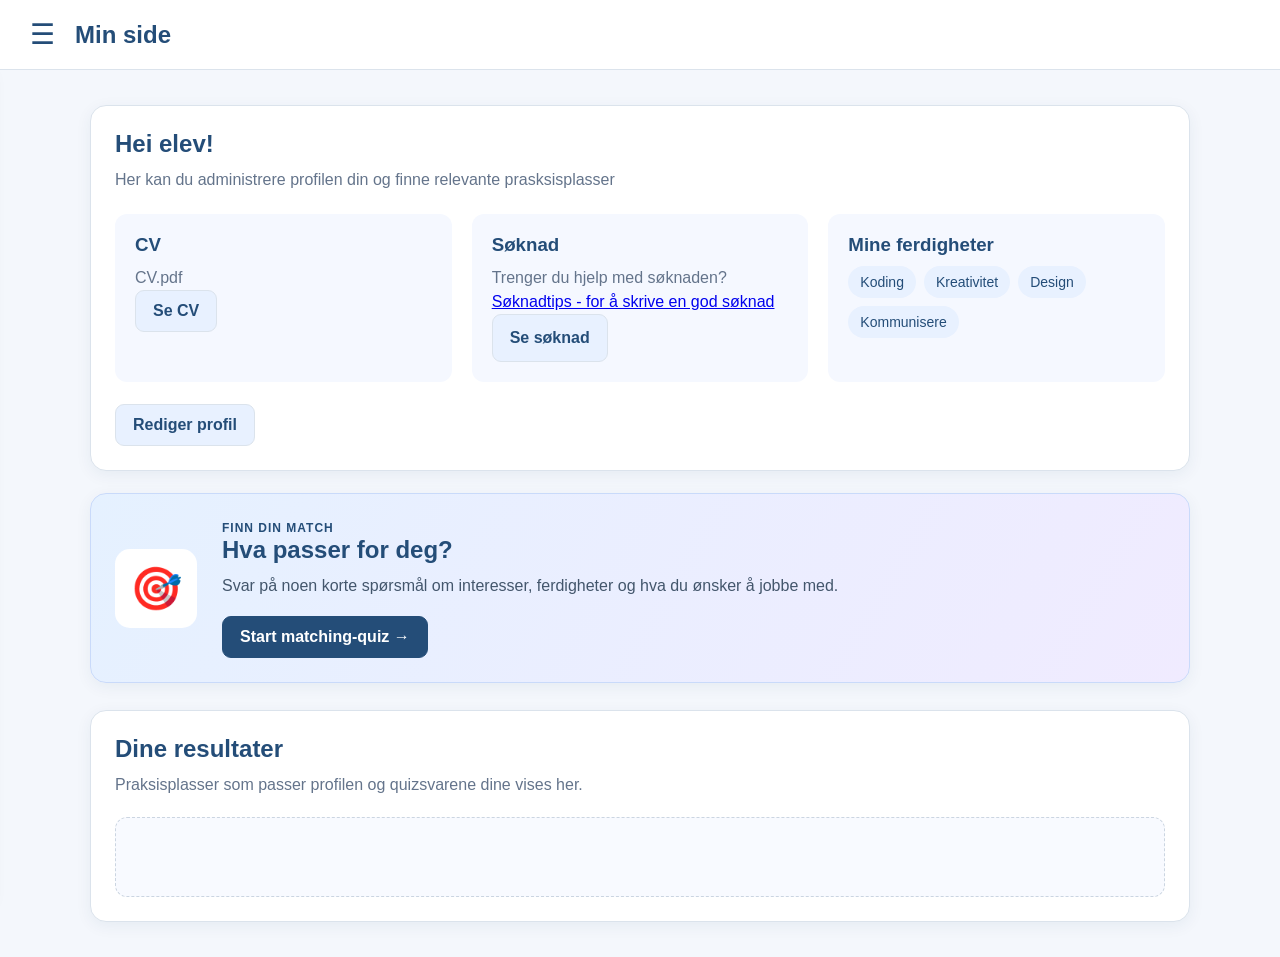
<file: index.html>
<!DOCTYPE html>
<html lang="no">
<head>
    <meta charset="UTF-8">
    <meta name="viewport" content="width=device-width, initial-scale=1.0">
 
    <title>Bjørnholt matching app</title>
    <link rel="stylesheet" href="styles.css">
</head>
 
 
<body>
 
    <header class="toppbar">
        <button class="menu-button" id="menuButton">☰</button>
        <h1>Min side</h1>
    </header>
 
    <nav class="side-menu" id="sideMenu">
        <a href="index.html">🏠 Min side</a>
        <a href="quiz.html">🎯 Matching quiz</a>
        <a href="applications.html">📄 Mine søknader</a>
        <a href="messages.html">💬 Meldinger</a>
        <a href="#">🚪 Logg ut</a>
    </nav>
 
    <main class="dashboard">
 
        <!-- PROFIL -->
         <section class="profile-card">
 
            <div>
                <h2>Hei elev!</h2>
                <p>Her kan du administrere profilen din og finne relevante prasksisplasser</p>
            </div>
 
            <div class="profile-info">
                <div>
                    <h3>CV</h3>
                    <p>CV.pdf</p>
                    <button>Se CV</button>
                </div>

                <div>
                    <h3>Søknad</h3>
                    <p>Trenger du hjelp med søknaden?</p>
                    <p>
                    <a href="eksempel-soknad.html">
                    Søknadtips - for å skrive en god søknad
                    </a>
                    <button>Se søknad</button>
                </div>
 
                <div>
                    <h3>Mine ferdigheter</h3>
                    <div class="skills">
                        <span>Koding</span>
                        <span>Kreativitet</span>
                        <span>Design</span>
                        <span>Kommunisere</span>
                    </div>
                </div>
 
            </div>
 
            <button class="edit-button">Rediger profil</button>
         </section>
 
         <!-- MATCHING QUIZ -->
         <section class="quiz-highlight">
            <div class="quiz-icon">🎯</div>
       
            <div class="quiz-highlight-text">
                <span class="small-label">FINN DIN MATCH</span>
       
                <h2>Hva passer for deg?</h2>
       
                <p>
                    Svar på noen korte spørsmål om interesser,
                    ferdigheter og hva du ønsker å jobbe med.
                </p>
       
                <a href="quiz.html" class="quiz-main-button">
                    Start matching-quiz →
                </a>
            </div>
        </section>
 
          <!-- RESULTATER -->
          <section class="results-section">
            <h2>Dine resultater</h2>
       
            <p class="results-description">
                Praksisplasser som passer profilen og quizsvarene dine vises her.
            </p>
       
            <div id="resultsContainer">
                <!-- Resultatkort legges inn dynamisk her -->
            </div>
        </section>
    </main>
 
    <script src="script.js"></script>
 
</body>
</html>
</file>
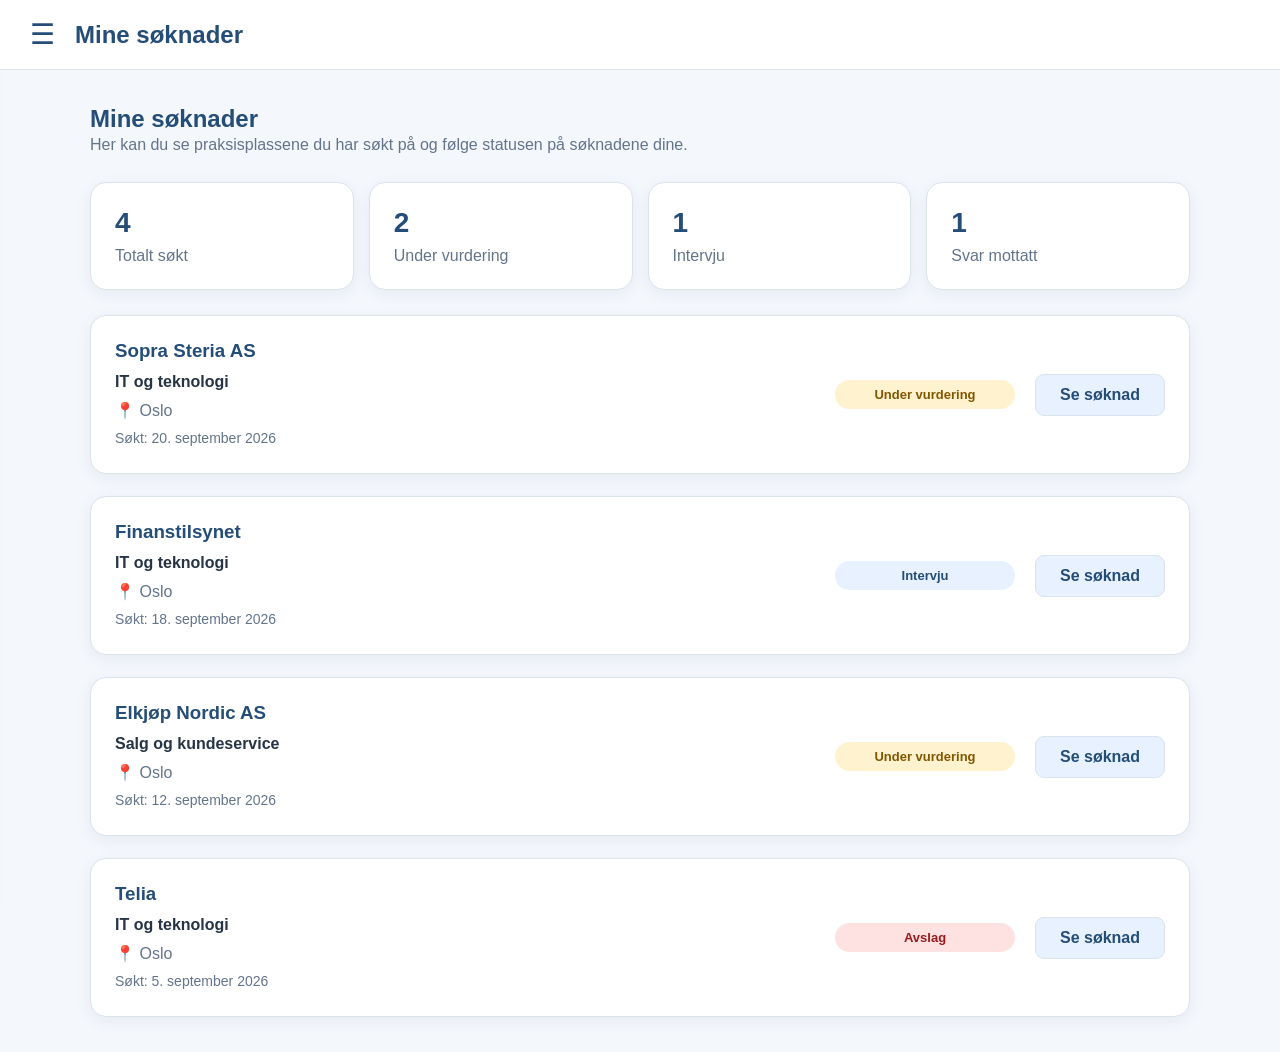
<file: applications.html>
<!DOCTYPE html>
<html lang="no">
<head>
    <meta charset="UTF-8">
    <meta name="viewport" content="width=device-width, initial-scale=1.0">

    <title>Mine søknader | Bjørnholt</title>

    <link rel="stylesheet" href="styles.css">
</head>

<body>

    <!-- TOPPBAR -->
    <header class="toppbar">
        <button class="menu-button" id="menuButton">☰</button>
        <h1>Mine søknader</h1>
    </header>


    <!-- SIDEMENY -->
    <nav class="side-menu" id="sideMenu">
        <a href="index.html">Min profil</a>
        <a href="quizz.html">Matching quiz</a>
        <a href="applications.html">Mine søknader</a>
        <a href="#">Logg ut</a>
    </nav>


    <!-- HOVEDINNHOLD -->
    <main class="applications-page">

        <section class="applications-header">
            <h2>Mine søknader</h2>

            <p>
                Her kan du se praksisplassene du har søkt på
                og følge statusen på søknadene dine.
            </p>
        </section>


        <!-- OVERSIKT -->
        <section class="application-summary">

            <div class="summary-card">
                <span class="summary-number">4</span>
                <span>Totalt søkt</span>
            </div>

            <div class="summary-card">
                <span class="summary-number">2</span>
                <span>Under vurdering</span>
            </div>

            <div class="summary-card">
                <span class="summary-number">1</span>
                <span>Intervju</span>
            </div>

            <div class="summary-card">
                <span class="summary-number">1</span>
                <span>Svar mottatt</span>
            </div>

        </section>


        <!-- SØKNADER -->
        <section class="applications-list">

            <!-- SØKNAD 1 -->
            <article class="application-card">

                <div class="application-info">
                    <h3>Sopra Steria AS</h3>

                    <p class="application-field">
                        IT og teknologi
                    </p>

                    <p class="application-location">
                        📍 Oslo
                    </p>

                    <p class="application-date">
                        Søkt: 20. september 2026
                    </p>
                </div>


                <div class="application-status status-review">
                    Under vurdering
                </div>


                <button class="application-button">
                    Se søknad
                </button>

            </article>


            <!-- SØKNAD 2 -->
            <article class="application-card">

                <div class="application-info">
                    <h3>Finanstilsynet</h3>

                    <p class="application-field">
                        IT og teknologi
                    </p>

                    <p class="application-location">
                        📍 Oslo
                    </p>

                    <p class="application-date">
                        Søkt: 18. september 2026
                    </p>
                </div>


                <div class="application-status status-interview">
                    Intervju
                </div>


                <button class="application-button">
                    Se søknad
                </button>

            </article>


            <!-- SØKNAD 3 -->
            <article class="application-card">

                <div class="application-info">
                    <h3>Elkjøp Nordic AS</h3>

                    <p class="application-field">
                        Salg og kundeservice
                    </p>

                    <p class="application-location">
                        📍 Oslo
                    </p>

                    <p class="application-date">
                        Søkt: 12. september 2026
                    </p>
                </div>


                <div class="application-status status-review">
                    Under vurdering
                </div>


                <button class="application-button">
                    Se søknad
                </button>

            </article>


            <!-- SØKNAD 4 -->
            <article class="application-card">

                <div class="application-info">
                    <h3>Telia</h3>

                    <p class="application-field">
                        IT og teknologi
                    </p>

                    <p class="application-location">
                        📍 Oslo
                    </p>

                    <p class="application-date">
                        Søkt: 5. september 2026
                    </p>
                </div>


                <div class="application-status status-rejected">
                    Avslag
                </div>


                <button class="application-button">
                    Se søknad
                </button>

            </article>

        </section>

    </main>


    <script src="script.js"></script>

</body>
</html>
</file>
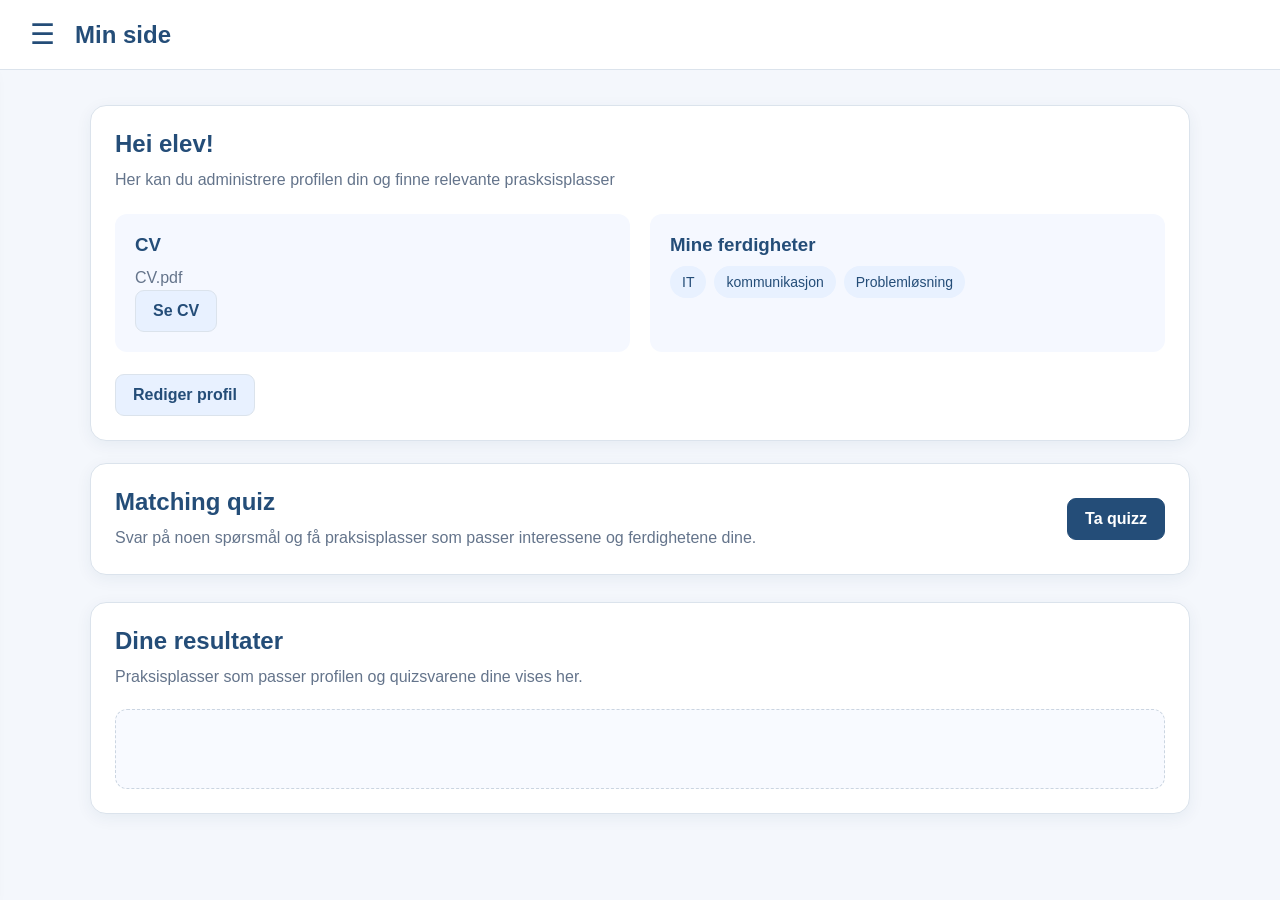
<file: indext.html>
<!DOCTYPE html>
<html lang="no">
<head>
    <meta charset="UTF-8">
    <meta name="viewport" content="width=device-width, initial-scale=1.0">

    <title>Bjørnholt matching app</title>
    <link rel="stylesheet" href="styles.css">
</head>


<body>

    <header class="toppbar">
        <button class="menu-button" id="menuButton">☰</button>
        <h1>Min side</h1>
    </header>

    <nav class="side-menu" id="sideMenu">
        <a href ="indext.html">Min Profil</a>
        <a href="quizz.html">Matching quizz</a>
        <a href="applications.html">Mine søknader</a>
        <a href="#">Logg ut</a>
    </nav>

    <main class="dashboard">

        <!-- PROFIL --> 
         <section class="profile-card">

            <div>
                <h2>Hei elev!</h2>
                <p>Her kan du administrere profilen din og finne relevante prasksisplasser</p>
            </div>

            <div class="profile-info">
                <div>
                    <h3>CV</h3>
                    <p>CV.pdf</p>
                    <button>Se CV</button>
                </div>

                <div>
                    <h3>Mine ferdigheter</h3>
                    <div class="skills">
                        <span>IT</span>
                        <span>kommunikasjon</span>
                        <span>Problemløsning</span>
                    </div>
                </div>

            </div>

            <button class="edit-button">Rediger profil</button>
         </section>

         <!-- MATCHING QUIZ -->
          <section class="quiz-card">
            <div>
                <h2>Matching quiz</h2>
                <p>Svar på noen spørsmål og få praksisplasser som 
                    passer interessene og ferdighetene dine.
                </p>
            </div>
            <a href="quizz.html" class="primary-button">
                Ta quizz
            </a>
          </section>

          <!-- RESULTATER -->
          <section class="results-section">
            <h2>Dine resultater</h2>
        
            <p class="results-description">
                Praksisplasser som passer profilen og quizsvarene dine vises her.
            </p>
        
            <div id="resultsContainer">
                <!-- Resultatkort legges inn dynamisk her -->
            </div>
        </section>
    </main>

    <script src="script.js"></script>

</body>
</html>
</file>
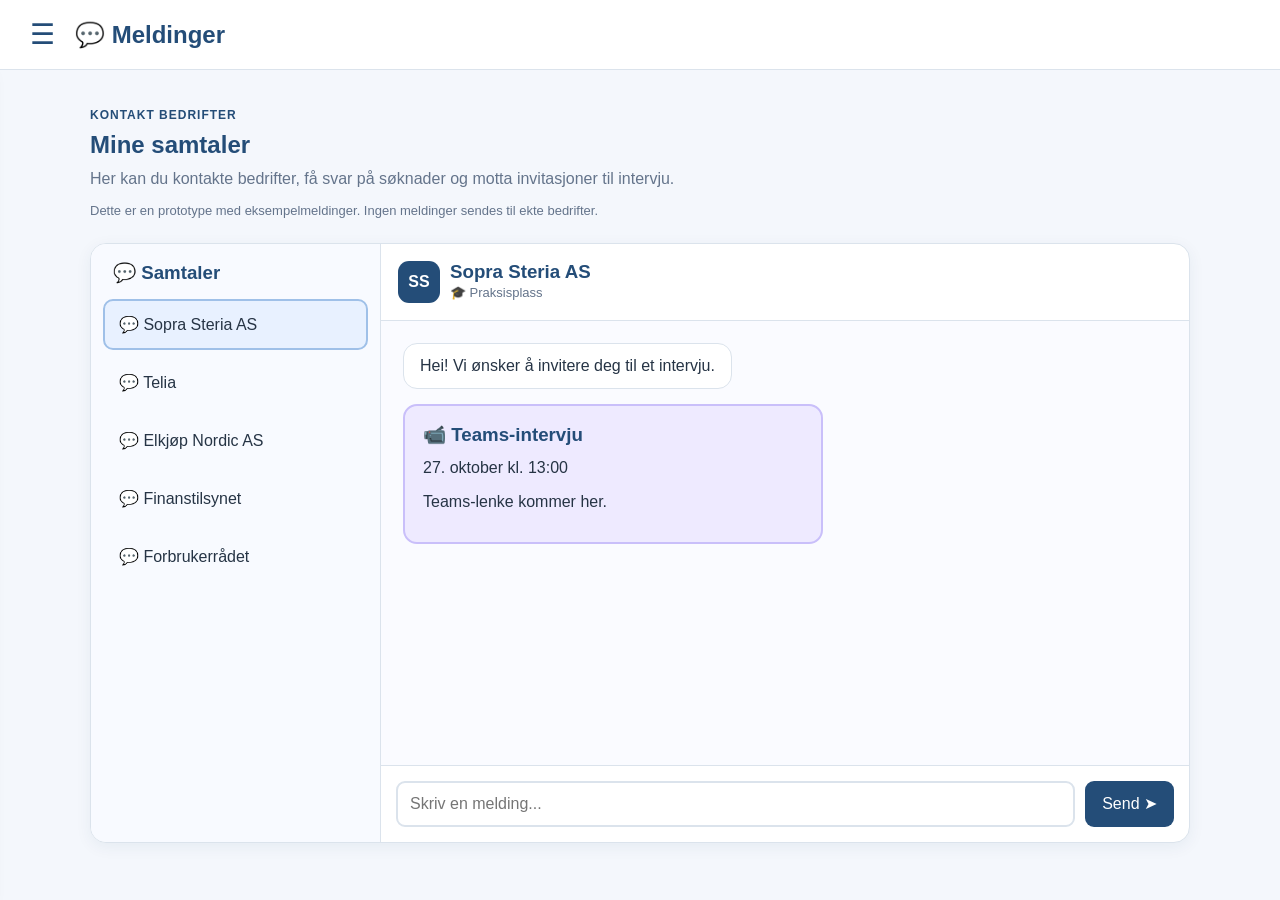
<file: messages.html>
<!DOCTYPE html>
<html lang="no">

<head>
    <meta charset="UTF-8">
    <meta name="viewport" content="width=device-width, initial-scale=1.0">

    <title>Meldinger | Bjørnholt Match</title>

    <link rel="stylesheet" href="styles.css">
</head>

<body>

    <!-- TOPPBAR -->
    <header class="toppbar">
        <button class="menu-button" id="menuButton"
                aria-label="Åpne meny"
                aria-expanded="false">☰</button>

        <h1>💬 Meldinger</h1>
    </header>


    <!-- HAMBURGERMENY -->
    <nav class="side-menu" id="sideMenu">

        <a href="index.html">🏠 Min profil</a>
        <a href="quizz.html">🎯 Matching quiz</a>
        <a href="applications.html">📄 Mine søknader</a>
        <a href="messages.html" aria-current="page">💬 Meldinger</a>
        <a href="#">🚪 Logg ut</a>

    </nav>


    <!-- MELDINGSSIDEN -->
    <main class="messages-page">

        <div class="messages-heading">

            <span class="small-label">KONTAKT BEDRIFTER</span>

            <h2>Mine samtaler</h2>

            <p>
                Her kan du kontakte bedrifter, få svar på søknader
                og motta invitasjoner til intervju.
            </p>

            <p class="demo-notice">
                Dette er en prototype med eksempelmeldinger.
                Ingen meldinger sendes til ekte bedrifter.
            </p>

        </div>


        <div class="message-layout">

            <!-- VENSTRE SIDE: SAMTALER -->
            <aside class="conversation-list">

                <h3>💬 Samtaler</h3>

                <div id="conversationList">
                    <!-- Bedriftene legges inn med JavaScript -->
                </div>

            </aside>


            <!-- HØYRE SIDE: CHAT -->
            <section class="chat-window">

                <!-- BEDRIFTSINFORMASJON -->
                <div class="chat-header">

                    <div class="company-avatar" id="chatAvatar">
                        SS
                    </div>

                    <div>
                        <h3 id="chatCompany">Sopra Steria</h3>

                        <p id="chatType">
                            🎓 Praksisplass
                        </p>
                    </div>

                </div>


                <!-- MELDINGER -->
                <div class="chat-messages"
                     id="chatMessages"
                     aria-live="polite">

                    <!-- Meldinger vises med JavaScript -->

                </div>


                <!-- SKRIV MELDING -->
                <form class="message-input" id="messageForm">

                    <input
                        type="text"
                        id="messageInput"
                        placeholder="Skriv en melding..."
                        aria-label="Skriv en melding"
                        maxlength="1000"
                        required
                    >

                    <button type="submit" id="sendMessage">
                        Send ➤
                    </button>

                </form>

            </section>

        </div>

    </main>


    <script src="script.js"></script>
    <script src="messages.js"></script>

</body>
</html>
</file>
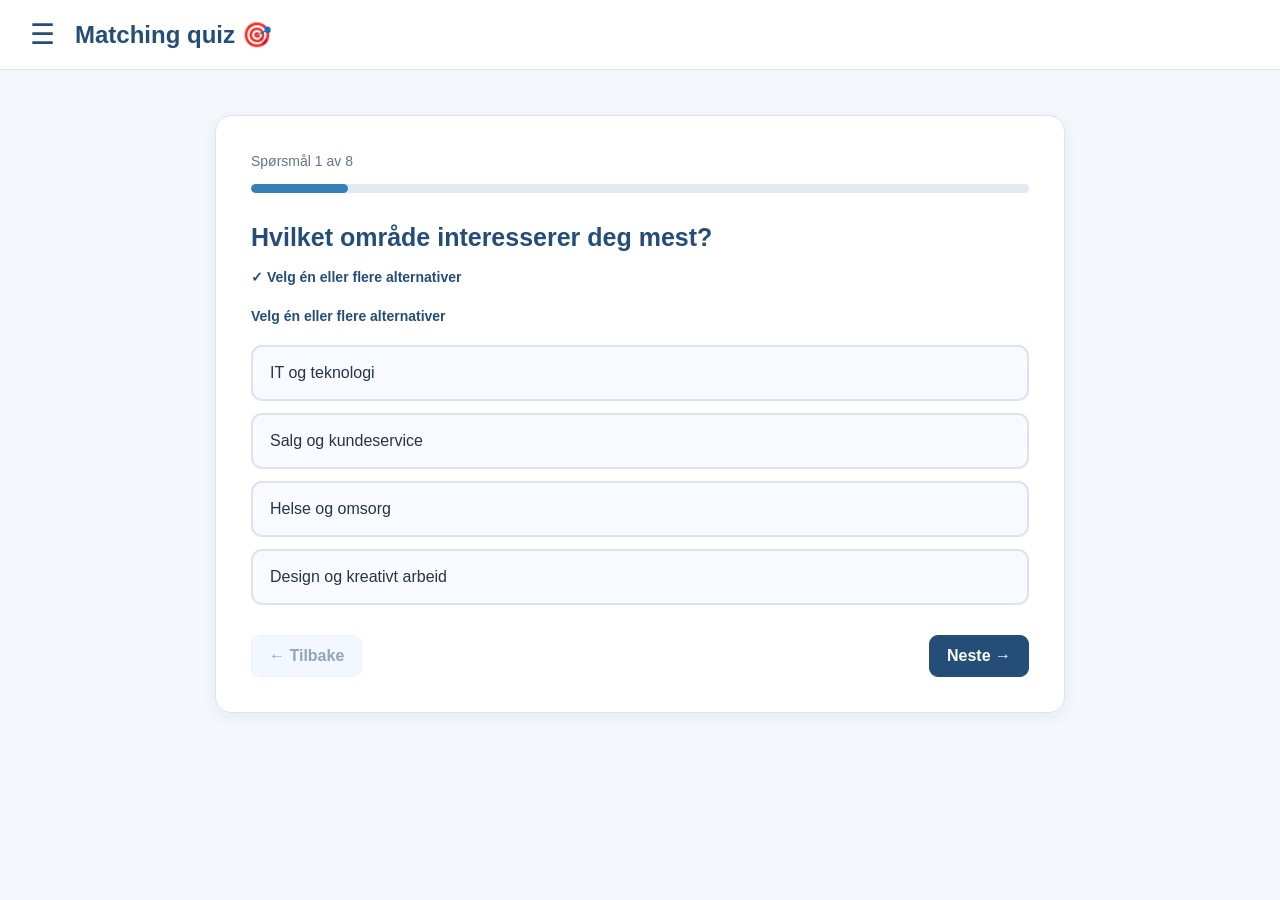
<file: quiz.html>
<!DOCTYPE html>
<html lang="no">
<head>
    <meta charset="UTF-8">
    <meta name="viewport" content="width=device-width, initial-scale=1.0">

    <title>Matching quiz | Bjørnholt</title>

    <link rel="stylesheet" href="styles.css">
</head>

<body>

    <!-- TOPPBAR -->
    <header class="toppbar">
        <button class="menu-button" id="menuButton">☰</button>
        <h1>Matching quiz 🎯</h1>
    </header>


    <!-- HAMBURGERMENY -->
    <nav class="side-menu" id="sideMenu">
        <a href="index.html">🏠 Min profil</a>
        <a href="quizz.html">🎯 Matching quiz</a>
        <a href="applications.html">📄 Mine søknader</a>
        <a href="messages.html">💬 Meldinger</a>
        <a href="#">🚪 Logg ut</a>
    </nav>


    <!-- QUIZ -->
    <main class="quiz-page">

        <section class="quiz-container">

            <div class="quiz-heading">

                <p id="questionCounter">
                    Spørsmål 1 av 8
                </p>

                <div class="progress-bar">
                    <div class="progress" id="progress"></div>
                </div>

            </div>


            <div id="questionContainer">

                <h2 id="question">
                    Hvilket område interesserer deg mest?
                </h2>
                <p id="answerInstruction" class="answer-instruction">
                    Velg én eller flere alternativer
                </p>

                <!-- NYTT: Informasjon om svaralternativer -->
                <p id="answerInstruction" class="answer-instruction">
                    Velg én eller flere alternativer
                </p>


                <div class="answer-options" id="answerOptions">

                    <button type="button" class="answer-button" data-value="IT">
                        💻 IT og teknologi
                    </button>

                    <button type="button" class="answer-button" data-value="Salg">
                        🛍️ Salg og kundeservice
                    </button>

                    <button type="button" class="answer-button" data-value="Helse">
                        ❤️ Helse og omsorg
                    </button>

                    <button type="button" class="answer-button" data-value="Design">
                        🎨 Design og kreativt arbeid
                    </button>

                </div>

            </div>


            <div class="quiz-navigation">

                <button
                    type="button"
                    id="previousButton"
                    class="secondary-button"
                    disabled>
                    ← Tilbake
                </button>

                <button
                    type="button"
                    id="nextButton"
                    class="primary-quiz-button">
                    Neste →
                </button>

            </div>

        </section>

    </main>


    <script src="script.js"></script>

</body>
</html>
</file>
<file: styles.css>
/* ===== FARGER OG GRUNNDESIGN ===== */
:root {
    --blue: #244d78;
    --light: #e8f1ff;
    --purple: #eeeaff;
    --text: #263445;
    --gray: #64748b;
    --border: #dbe3ec;
}
* { margin: 0; padding: 0; box-sizing: border-box; }
body { 
    font-family: Arial, sans-serif; background: #f4f7fc; color: var(--text); min-height: 100vh; }

button, input, textarea { 
    font: inherit; }

button, a 
{ transition: .2s; }

button { 
    cursor: pointer; 
}

button:disabled { 
    opacity: .5; cursor: not-allowed; 
}

:focus-visible { 
    outline: 3px solid #2874bc; outline-offset: 3px; 
}

h1, h2, h3 { 
    color: var(--blue); 
}
p { 
    line-height: 1.5; 
}

/* ===== TOPPBAR OG MENY ===== */
.toppbar { 
    height: 70px; background: white; display: flex; align-items: center; gap: 20px; padding: 0 30px; border-bottom: 1px solid var(--border); }

    .toppbar h1 { 
        font-size: 24px; }

.menu-button { 
    border: 0; background: none; color: var(--blue); font-size: 28px; }

.side-menu { 
    position: fixed; top: 70px; left: -260px; width: 250px; height: calc(100vh - 70px); background: white; padding: 20px; z-index: 1000; transition: left .3s; box-shadow: 2px 4px 15px #0001; }

    .side-menu.open { 
        left: 0; }

.side-menu a { 
    display: block; padding: 14px; margin-bottom: 7px; color: var(--text); text-decoration: none; border-radius: 10px; }

    .side-menu a:hover, .side-menu a[aria-current="page"], .active-menu { 
        background: var(--light); color: var(--blue); font-weight: bold; }

/* ===== FELLES LAYOUT OG KORT ===== */
.dashboard, .applications-page, .messages-page { 
    width: 90%; max-width: 1100px; margin: 35px auto; }

.dashboard, .applications-list { 
    display: flex; flex-direction: column; gap: 22px; }

.profile-card, .quiz-card, .quiz-highlight, .results-section, .quiz-container,
.summary-card, .application-card, .result-card, .message-layout {
    background: white; border: 1px solid var(--border); border-radius: 16px;
    padding: 24px; box-shadow: 0 4px 16px #163b6510;
}

.profile-card h2, .quiz-card h2, .results-section h2 { margin-bottom: 10px; }
.profile-card p, .quiz-card p, .applications-header p { color: var(--gray); }

/* ===== PROFIL ===== */
.profile-info { 
    display: flex; gap: 20px; margin: 22px 0; }

.profile-info > div { 
    flex: 1; background: #f5f8ff; padding: 20px; border-radius: 12px; }

.profile-info h3 { 
    margin-bottom: 10px; }

.skills { 
    display: flex; flex-wrap: wrap; gap: 8px; }

.skills span { 
    padding: 8px 12px; background: var(--light); color: var(--blue); border-radius: 20px; font-size: 14px; }

/* ===== KNAPPER ===== */
.primary-button, .primary-quiz-button, .quiz-main-button, .read-more-button, .edit-button,
.profile-info button, .application-button, .secondary-button, .contact-button {
    display: inline-block; padding: 11px 17px; border-radius: 9px;
    font-weight: bold; text-decoration: none; border: 1px solid var(--border);

}
.primary-button, .primary-quiz-button, .quiz-main-button, .read-more-button {
    background: var(--blue); color: white; border-color: var(--blue);
}

.secondary-button, .contact-button, .edit-button, .profile-info button, .application-button {
    background: var(--light); color: var(--blue);
}

.primary-button:hover, .primary-quiz-button:hover, .quiz-main-button:hover { 
    background: #3673a7; }
.secondary-button:hover, .contact-button:hover, .application-button:hover { 
    background: #d4e6ff; }

/* ===== QUIZ PÅ FORSIDEN ===== */
.quiz-card, .quiz-highlight { 
    display: flex; align-items: center; justify-content: space-between; gap: 25px; }

.quiz-highlight { 
    background: linear-gradient(120deg, #e5f1ff, #f0ebff); border-color: #c9dafa; }

.quiz-icon { 
    font-size: 42px; background: white; border-radius: 15px; padding: 15px; }

.quiz-highlight-text { 
    flex: 1; }

.quiz-highlight p { 
    margin: 10px 0 18px; color: #43566c; }

.small-label { 
    color: var(--blue); font-size: 12px; font-weight: bold; letter-spacing: 1px; }

/* ===== QUIZSPØRSMÅL ===== */
.quiz-page { 
    width: 90%; max-width: 850px; margin: 45px auto; }

.quiz-container { 
    padding: 35px; }

.quiz-heading { 
    margin-bottom: 30px; }

#questionCounter { 
    color: var(--gray); margin-bottom: 12px; font-size: 14px; }

#question { 
    font-size: 25px; margin-bottom: 15px; }

.answer-instruction { 
    color: var(--blue); font-size: 14px; font-weight: bold; margin-bottom: 18px; }

.progress-bar, .match-bar { 
    height: 9px; background: #e2e9f2; border-radius: 20px; overflow: hidden; }

.progress, .match-progress { 
    height: 100%; background: #367fb8; border-radius: 20px; transition: width .3s; }

.progress { 
    width: 12.5%; }

.match-progress { 
    background: #237a57; }

.answer-options { 
    display: flex; flex-direction: column; gap: 12px; }

.answer-button { 
    width: 100%; padding: 17px; text-align: left; border: 2px solid var(--border); border-radius: 11px; background: #f8faff; color: var(--text); font-size: 16px; }

.answer-button:hover {
    background: var(--light); border-color: #8cb8e6; }

.answer-button.selected { 
    background: var(--light); border-color: var(--blue); color: var(--blue); font-weight: bold; box-shadow: inset 4px 0 var(--blue); }

.quiz-navigation { 
    display: flex; justify-content: space-between; margin-top: 30px; }

.quiz-textarea { 
    width: 100%; min-height: 140px; padding: 15px; border: 2px solid var(--border); border-radius: 10px; resize: vertical; }


/* ===== MATCHRESULTATER ===== */
.results-section { 
    margin-top: 5px; }

.results-description { 
    color: var(--gray); margin-bottom: 20px; }

#resultsContainer { 
    min-height: 80px; padding: 15px; background: #f8faff; border: 1px dashed #cbd5e1; border-radius: 12px; }

.result-card { 
    display: grid; grid-template-columns: 1fr 180px; gap: 15px 25px; align-items: center; margin-bottom: 15px; }

.result-top { 
    grid-column: 1 / -1; display: flex; justify-content: space-between; gap: 10px; }

.result-info h3 { 
    margin-bottom: 8px; }

.result-line { 
    font-weight: bold; margin-bottom: 5px; }

.result-location, .match-text span { 
    color: var(--gray); }

.match-info { 
    min-width: 0; }

.match-text { 
    display: flex; justify-content: space-between; margin-bottom: 8px; }

.result-actions { 
    grid-column: 1 / -1; display: flex; gap: 10px; flex-wrap: wrap; }

.type-badge, .match-badge, .application-status { 
    display: inline-block; padding: 7px 12px; border-radius: 20px; font-size: 13px; font-weight: bold; }

.type-badge.praksis { 
    background: var(--purple); color: #453493; }

.type-badge.jobb { 
    background: #fff0d8; color: #874b00; }

.match-badge { 
    background: #e2f5eb; color: #17613d; }

.no-results { 
    padding: 20px; background: white; border-radius: 10px; }

/* ===== MINE SØKNADER ===== */
.applications-header { 
    margin-bottom: 25px; }

.application-summary { 
    display: grid; grid-template-columns: repeat(4, 1fr); gap: 15px; margin-bottom: 25px; }

.summary-card { 
    display: flex; flex-direction: column; gap: 8px; color: var(--gray); }

.summary-number { 
    font-size: 28px; font-weight: bold; color: var(--blue); }

.application-card { 
    display: grid; grid-template-columns: 1fr 180px 130px; align-items: center; gap: 20px; }

.application-info h3 { 
    margin-bottom: 8px; }
.application-field { font-weight: bold; }

.application-location, .application-date { 
    color: var(--gray); margin-top: 5px; }

.application-date { 
    font-size: 14px; }

.application-status { 
    text-align: center; }

.status-review { 
    background: #fff2cf; color: #825600; }

.status-interview { 
    background: var(--light); color: var(--blue); }

.status-offer { 
    background: #dcfce7; color: #166534; }

.status-rejected { 
    background: #fee2e2; color: #991b1b; }


/* ===== MELDINGER ===== */
.messages-heading { 
    margin-bottom: 22px; }

.messages-heading h2 { 
    margin: 8px 0; }

.messages-heading p { 
    color: var(--gray); }

.demo-notice { 
    margin-top: 10px; font-size: 13px; }

.message-layout { 
    display: grid; grid-template-columns: 290px minmax(0, 1fr); padding: 0; overflow: hidden; min-height: 600px; }

.conversation-list { 
    padding: 18px 12px; background: #f8faff; border-right: 1px solid var(--border); }

.conversation-list h3 { 
    margin: 0 10px 15px; }

.conversation { 
    display: flex; align-items: center; width: 100%; padding: 14px; margin-bottom: 7px; text-align: left; background: transparent; border: 2px solid transparent; border-radius: 10px; color: var(--text); }

.conversation:hover, .active-conversation { 
    background: var(--light); border-color: #9fc0e8; }

.conversation-info { 
    display: flex; flex-direction: column; min-width: 0; gap: 4px; }

.conversation-info small { 
    color: var(--gray); overflow: hidden; text-overflow: ellipsis; white-space: nowrap; }

.company-avatar { 
    display: flex; align-items: center; justify-content: center; flex-shrink: 0; width: 42px; height: 42px; margin-right: 10px; border-radius: 11px; background: var(--blue); color: white; font-weight: bold; }

    .chat-window { display: flex; flex-direction: column; min-width: 0; }

.chat-header { 
    display: flex; align-items: center; padding: 17px; border-bottom: 1px solid var(--border); }

.chat-header p { 
    font-size: 13px; color: var(--gray); }

.chat-messages { 
    flex: 1; height: 450px; overflow-y: auto; padding: 22px; background: #fafbff; }

.message { 
    width: fit-content; max-width: 75%; padding: 13px 16px; margin-bottom: 14px; border-radius: 14px; overflow-wrap: anywhere; }

.company-message { 
    background: white; border: 1px solid var(--border); }

.user-message { 
    background: var(--blue); color: white; margin-left: auto; }

.message small { 
    display: block; margin-top: 6px; font-size: 11px; opacity: .8; }

.interview-card { 
    display: flex; gap: 15px; max-width: 420px; background: var(--purple); border: 2px solid #c9bffa; padding: 18px; margin: 15px 0; border-radius: 14px; }

.interview-icon { 
    font-size: 28px; }

.interview-card h3, .interview-card p { 
    margin-bottom: 10px; }

.meeting-button { 
    display: inline-block; background: #413795; color: white; padding: 10px; border-radius: 8px; text-decoration: none; }

.demo-link-text { 
    font-size: 13px; font-style: italic; }

.message-input { 
    display: flex; gap: 10px; padding: 15px; border-top: 1px solid var(--border); }

.message-input input { 
    flex: 1; min-width: 0; padding: 12px; border: 2px solid var(--border); border-radius: 9px; }

.message-input button { 
    padding: 10px 17px; background: var(--blue); color: white; border: 0; border-radius: 9px; }
    

/* ===== MOBIL ===== */
@media (max-width: 800px) {
    .dashboard, .applications-page, .messages-page, .quiz-page { width: 94%; }
    .profile-info, .quiz-card, .quiz-highlight { flex-direction: column; align-items: stretch; }
    .application-summary { grid-template-columns: repeat(2, 1fr); }
    .application-card, .message-layout { grid-template-columns: 1fr; }
    .conversation-list { border-right: 0; border-bottom: 1px solid var(--border); }
    .chat-messages { height: 350px; }
}
@media (max-width: 550px) {
    .toppbar { padding: 0 18px; }
    .toppbar h1 { font-size: 20px; }
    .quiz-container { padding: 22px; }
    .result-card { grid-template-columns: 1fr; }
    .result-top, .result-actions { grid-column: 1; }
    .message { max-width: 90%; }
    .application-summary { gap: 10px; }
}
</file>
